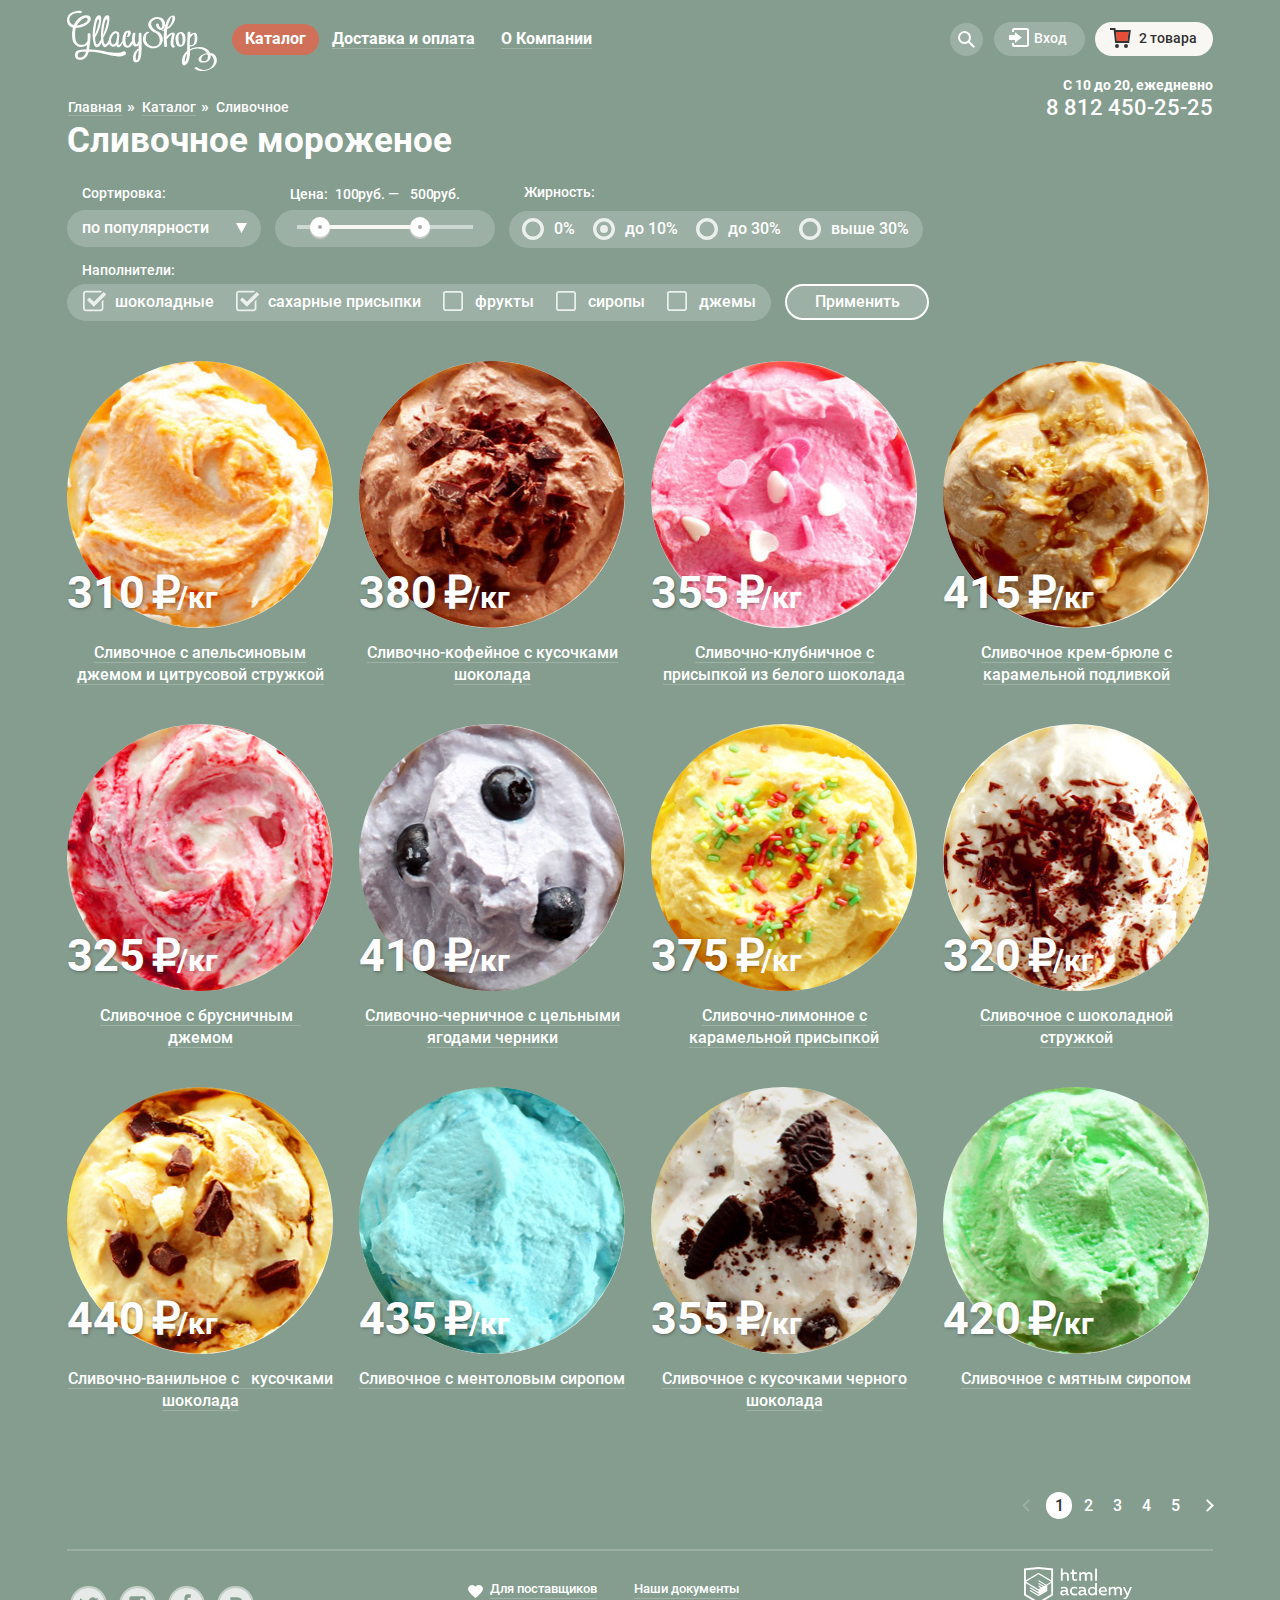
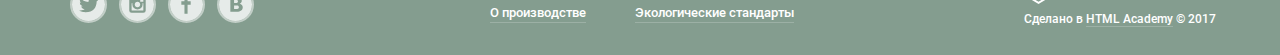
<file: catalog.html>
<!DOCTYPE html>
<html lang="ru">
  <head>
    <meta charset="utf-8">
    <title>Сливочное мороженное</title>
    <link href="css/normalize.css" rel="stylesheet">
    <link href="css/style.min.css" rel="stylesheet">
  </head>
  <body>
    <div class="site-wrapper-catalog">
      <header class="main-header container">
        <div class="main-header-wrapper">
          <nav class="main-navigation">
            <a class="main-logo" href="index.html">
              <img src="img/logo.svg" width="150" height="65" alt="Логотип Глейси">
            </a>
            <ul class="nav-list">
              <li class="nav-item link-active">
                <a class="nav-item-link" href="#">Каталог</a>
                <div class="nav-catalog-list-wrapper">
                  <ul class="nav-catalog-list">
                    <li class="nav-catalog-item">
                      <a class="nav-catalog-link" href="#"><b>Новинки</b></a>
                    </li>
                    <li class="nav-catalog-item catalog-item-active">
                      <a  class="nav-catalog-link" href="catalog.html">Сливочное</a>
                    </li>
                    <li class="nav-catalog-item">
                      <a class="nav-catalog-link" href="#">Щербеты</a>
                    </li>
                    <li class="nav-catalog-item">
                      <a class="nav-catalog-link" href="#">Фруктовый лед</a>
                    </li>
                    <li class="nav-catalog-item">
                      <a class="nav-catalog-link" href="#">Мелорин</a>
                    </li>
                  </ul>
                </div>
              </li>
              <li class="nav-item">
                <a class="nav-item-link" href="delivery.html">Доставка и оплата</a>
              </li>
              <li class="nav-item">
                <a class="nav-item-link" href="about.html">О Компании</a>
              </li>
            </ul>
          </nav>

          <div class="user-nav-wrapper">
            <div class="button-search-list">
              <a href="#" class="button-search">
                <span class="visually-hidden">Кнопка поиска по сайту</span>
              </a>
              <div class="search-form-wrapper">
                <form class="search-form" action="https://echo.htmlacademy.ru" method="get">
                  <input type="text" name="search-form" placeholder="Что ищем?">
                  <button class="visually-hidden" type="submit">Найти</button>
                </form>
              </div>
            </div>

            <div class="login-form-list">
              <a href="#" class="button-login">
                Вход
              </a>
              <div class="login-form-wrapper">
                <form class="login-form" action="https://echo.htmlacademy.ru" method="post">
                  <input type="text" name="email" placeholder="Электронная почта" required>
                  <input type="text" name="password" placeholder="Пароль" required>
                  <button class="button-form-search" type="submit">Войти</button>
                    <div class="login-form-registration">
                      <a href="#">Забыли пароль?</a>
                      <a href="#">Новая регистрация</a>
                    </div>
                </form>
              </div> 
            </div>

            <div class="button-buy-wrapper">
              <a href="#" class="button-buy current">2 товара</a>
              <div class="buy-active-wrapper">
                <ul class="buy-list">
                  <li class="buy-item">
                    <button class="buy-button-remove" type="button"><span class="visually-hidden">Убрать из корзины</span></button>
                    <img class="buy-img" src="img/icecream-small-1.jpg" width="33" height="33" alt="Пломбир с апельсиновым джемом">
                    <a href="#" class="buy-description">Пломбир с апельсиновым джемом</a>
                    <p class="buy-calculator">1,5 кг x<span> 200 руб.</span></p>
                    <p class="buy-price">300 руб</p>
                  </li>
                  <li class="buy-item">
                    <button class="buy-button-remove" type="button"><span class="visually-hidden">Убрать из корзины</span></button>
                    <img class="buy-img" src="img/icecream-small-2.jpg" width="33" height="33" alt="Клубничный пломбир с присыпкой из белого шоколада">
                    <a href="#" class="buy-description">Клубничный пломбир с присыпкой из белого шоколада</a>
                    <p class="buy-calculator">1,5 кг x <span>300 руб.</span></p>
                    <p class="buy-price">450 руб</p>
                  </li>
                </ul>
                <div class="buy-item-footer">
                  <span class="buy-total-price">Итого: 750 руб.</span>
                  <a class="buy-button-order" href="#">Оформить заказ</a>
                </div>
              </div>
              
            </div>
          </div>
        </div>
          <div class="contact-info">
            <span class="contact-info-description">С 10 до 20, ежедневно</span>
            <a  class="contact-info-tel" href="tel:+7812450-25-25">8 812 450-25-25</a>
          </div>
      </header>

      <main class="container">
        <div class="breadcrumbs-wrapper container">
          <ul class="breadcrumbs">
            <li class="breadcrumbs-item"><a class="breadcrumbs-link" href="index.html">Главная</a></li>
            <li class="breadcrumbs-item"><a class="breadcrumbs-link" href="#">Каталог</a></li>
            <li  class="breadcrumbs-item"><a class="breadcrumbs-link current" href="#">Сливочное</a></li>
          </ul>
        </div>
        <h1 class="catalog-main-title">Сливочное мороженое</h1>

        <section class="filters">
          <h2 class="visually-hidden">Фильтр товаров</h2>
          <div class="filters-wrapper">
            <form class="filter-form" action="https://echo.htmlacademy.ru" method="post">
              <fieldset class="filter-form-item">
                <legend class="filter-form-title">Сортировка:</legend>
                <select class="filter-sort" name="sort">
                  <option value="pop">по популярности</option>
                  <option value="expensive">сначала недорогие</option>
                  <option value="cheap">сначала дорогие</option>
                  <option value="fats">по жирности</option>
                </select>
              </fieldset>
              <fieldset class="filter-form-item">
                <legend class="visually-hidden">Cортировка по цене:</legend>
                <div class="range-filter">
                  <div class="price-control">
                    <span class="range-price">Цена:</span>
                    <label class="min-price">
                      <input type="text" name="min-price" value="100">
                    </label>
                    <label class="max-price">
                      <input type="text" name="max-price" value="500">
                    </label>
                  </div>
                </div>
                <div class="range-controls">
                  <div class="scale">
                    <div class="bar" style="margin-left: 15%; width: 50%"></div>
                  </div>
                  <div class="toggle toggle-min"></div>
                  <div class="toggle toggle-max"></div>
                </div>
              </fieldset>
              <fieldset class="filter-form-item">
                <legend class="filter-form-title">Жирность:</legend>
                <ul class="filter-fatcontent">
                  <li class="filter-fatcontent-item">
                    <input type="radio" name="fatcontent" value="low" id="low-fat" class="visually-hidden filter-input-radio">
                    <label tabindex="0" for="low-fat">0%</label>
                  </li>
                  <li class="filter-fatcontent-item">
                    <input type="radio" name="fatcontent" value="medium" id="medium-fat" class="visually-hidden filter-input-radio" checked>
                    <label tabindex="0" for="medium-fat">до 10%</label>
                  </li>
                  <li class="filter-fatcontent-item">
                    <input type="radio" name="fatcontent" value="middle" id="middle-fat" class="visually-hidden filter-input-radio">
                    <label tabindex="0" for="middle-fat">до 30%</label>
                  </li>
                  <li class="filter-fatcontent-item">
                    <input type="radio" name="fatcontent" value="hight" id="hight-fat" class="visually-hidden filter-input-radio">
                    <label tabindex="0" for="hight-fat">выше 30%</label>
                  </li>
                </ul>
              </fieldset>
              <fieldset class="filter-form-item">
                <legend class="filter-form-title">Наполнители:</legend>
                <ul class="filter-option">
                  <li class="filter-option-item">
                    <input type="checkbox" name="choco" id="choco" class="visually-hidden filter-input-checkbox" checked>
                    <label for="choco">шоколадные</label>
                  </li>
                  <li class="filter-option-item">
                    <input type="checkbox" name="sugar" id="sugar" class="visually-hidden filter-input-checkbox" checked>
                    <label tabindex="0" for="sugar">сахарные присыпки</label>
                  </li>
                  <li class="filter-option-item">
                    <input type="checkbox" name="fruits" id="fruits" class="visually-hidden filter-input-checkbox">
                    <label tabindex="0" for="fruits">фрукты</label>
                  </li>
                  <li class="filter-option-item">
                    <input type="checkbox" name="syrups" id="syrups" class="visually-hidden filter-input-checkbox">
                    <label tabindex="0" for="syrups">сиропы</label>
                  </li>
                  <li class="filter-option-item">
                    <input type="checkbox" name="jams" id="jams" class="visually-hidden filter-input-checkbox">
                    <label tabindex="0" for="jams">джемы</label>
                  </li>
                </ul>
              </fieldset>
              <button type="submit" class="filter-form-button">Применить</button>
            </form>
          </div>
        </section>

        <section>
          <h2 class="visually-hidden">Каталог сливочного мороженого</h2>
          <div class="catalog-wrapper">
            <ul class="catalog-list">
              <li class="catalog-item">
                <img class="catalog-img" src="img/icecream-1.jpg" width="267" height="267" alt="Сливочное с апельсиновым джемом и цитрусовой стружкой">
                <span class="catalog-price">310</span><span class="catalog-weight">/кг</span>
                <div class="catalog-title-wrap">
                  <a href="#" class="catalog-title">Сливочное с апельсиновым джемом и цитрусовой стружкой</a>
                </div>
                <a class="catalog-button" href="#">Быстрый просмотр</a>
              </li>
              <li class="catalog-item">
                <img class="catalog-img" src="img/icecream-2.jpg" width="267" height="267" alt="Сливочно-кофейное с кусочками шоколада">
                <span class="catalog-price">380</span><span class="catalog-weight">/кг</span>
                <div class="catalog-title-wrap">
                  <a href="#" class="catalog-title">Сливочно-кофейное с кусочками шоколада</a>
                </div>
                <a class="catalog-button" href="#">Быстрый просмотр</a>
              </li>
              <li class="catalog-item">
                <img class="catalog-img" src="img/icecream-3.jpg" width="267" height="267" alt="Сливочно-клубничное с присыпкой из белого шоколада">
                <span class="catalog-price">355</span><span class="catalog-weight">/кг</span>
                <div class="catalog-title-wrap">
                  <a href="#" class="catalog-title">Сливочно-клубничное с присыпкой из белого шоколада</a>
                </div>
                <a class="catalog-button" href="#">Быстрый просмотр</a>
              </li>
              <li class="catalog-item">
                  <img class="catalog-img" src="img/icecream-4.jpg" width="267" height="267" alt="Сливочное крем-брюле с карамельной подливкой">
                  <span class="catalog-price">415</span><span class="catalog-weight">/кг</span>
                  <div class="catalog-title-wrap">
                    <a href="#" class="catalog-title">Сливочное крем-брюле с карамельной подливкой</a>
                  </div>
                  <a class="catalog-button" href="#">Быстрый просмотр</a>
              </li>
              <li class="catalog-item">
                <img class="catalog-img" src="img/icecream-5.jpg" width="267" height="267" alt="Сливочное с брусничным джемом">
                <span class="catalog-price">325</span><span class="catalog-weight">/кг</span>
                <div class="catalog-title-wrap">
                  <a href="#" class="catalog-title">Сливочное с брусничным &nbsp; джемом</a>
                </div>
                <a class="catalog-button" href="#">Быстрый просмотр</a>
              </li>
              <li class="catalog-item">
                <img class="catalog-img" src="img/icecream-6.jpg" width="267" height="267" alt="Сливочно-черничное с цельными ягодами черники ">
                <span class="catalog-price">410</span><span class="catalog-weight">/кг</span>
                <div class="catalog-title-wrap">
                  <a href="#" class="catalog-title">Сливочно-черничное с цельными ягодами черники </a>
                </div>
                <a class="catalog-button" href="#">Быстрый просмотр</a>
              </li>
              <li class="catalog-item">
                <img class="catalog-img" src="img/icecream-7.jpg" width="267" height="267" alt="Сливочно-лимонное с карамельной присыпкой">
                <span class="catalog-price">375</span><span class="catalog-weight">/кг</span>
                <div class="catalog-title-wrap">
                  <a href="#" class="catalog-title">Сливочно-лимонное с карамельной присыпкой</a>
                </div>
                <a class="catalog-button" href="#">Быстрый просмотр</a>
              </li>
              <li class="catalog-item">
                <img class="catalog-img" src="img/icecream-8.jpg" width="267" height="267" alt="Сливочное с шоколадной стружкой">
                <span class="catalog-price">320</span><span class="catalog-weight">/кг</span>
                <div class="catalog-title-wrap">
                  <a href="#" class="catalog-title">Сливочное с шоколадной стружкой</a>
                </div>
                <a class="catalog-button" href="#">Быстрый просмотр</a>
              </li>
              <li class="catalog-item">
                <img class="catalog-img" src="img/icecream-9.jpg" width="267" height="267" alt="Сливочно-ванильное с кусочками шоколада">
                <span class="catalog-price">440</span><span class="catalog-weight">/кг</span>
                <div class="catalog-title-wrap">
                  <a href="#" class="catalog-title">Сливочно-ванильное с &nbsp; кусочками шоколада</a>
                </div>
                <a class="catalog-button" href="#">Быстрый просмотр</a>
              </li>
              <li class="catalog-item">
                <img class="catalog-img" src="img/icecream-10.jpg" width="267" height="267" alt="Сливочноe с ментоловым сиропом">
                <span class="catalog-price">435</span><span class="catalog-weight">/кг</span>
                <div class="catalog-title-wrap">
                  <a href="#" class="catalog-title">Сливочноe с ментоловым сиропом</a>
                </div>
                <a class="catalog-button" href="#">Быстрый просмотр</a>
              </li>
              <li class="catalog-item">
                <img class="catalog-img" src="img/icecream-11.jpg" width="267" height="267" alt="Сливочное с кусочками черного шоколада">
                <span class="catalog-price">355</span><span class="catalog-weight">/кг</span>
                <div class="catalog-title-wrap">
                  <a href="#" class="catalog-title">Сливочное с кусочками черного шоколада</a>
                </div>
                <a class="catalog-button" href="#">Быстрый просмотр</a>
              </li>
              <li class="catalog-item">
                <img class="catalog-img" src="img/icecream-12.jpg" width="267" height="267" alt="Сливочное с мятным сиропом">
                <span class="catalog-price">420</span><span class="catalog-weight">/кг</span>
                <div class="catalog-title-wrap">
                  <a href="#" class="catalog-title">Сливочное с мятным сиропом</a>
                </div>
                <a class="catalog-button" href="#">Быстрый просмотр</a>
              </li>
            </ul>
          </div>
          <div class="pagination-wrapper">
            <a class="pagination-control"><span class="visually-hidden">Предыдущая страница каталога</span></a>
            <ul class="pagination-list">
              <li class="pagination-item pagination-current"><a>1</a></li>
              <li class="pagination-item"><a href="#">2</a></li>
              <li class="pagination-item"><a href="#">3</a></li>
              <li class="pagination-item"><a href="#">4</a></li>
              <li class="pagination-item"><a href="#">5</a></li>
            </ul>
            <a class="pagination-control" href="#"><span class="visually-hidden">Следующая страница каталога</span></a>
          </div>
        </section>
      </main>

      <footer class="main-footer container">
        <div class="social-button-wrapper">
          <ul class="social-list">
            <li class="social-list-item">
              <a href="#" class="social-list-logo">
                <svg xmlns="http://www.w3.org/2000/svg" width="33" height="33" viewBox="0 0 32 32" enable-background="new 0 0 32 32" xml:space="preserve">
                  <path fill="rgba(255, 255, 255, 0.8)" d="M16 0C7.164 0 0 7.164 0 16c0 8.837 7.164 16 16 16 8.837 0 16-7.163 16-16 0-8.836-7.163-16-16-16zm7.944 12.809c-.251 6.516-3.463 10.832-10.992 10.702h-.486c-.447 0-4.543-.443-5.344-1.823 2.479.19 4.247-.406 5.12-1.136-1.048-.289-2.923-.461-3.251-2.848.384.104.618.221 1.299.113-1.307-.824-2.758-1.519-2.679-3.643.311.317 1.164.518 1.46.457-.768-.233-2.149-3.244-.974-4.781 1.984 1.79 4.075 3.482 7.804 3.643.227-2.214 1.24-3.699 3.168-4.325 1.84-.479 3.255.26 3.901 1.138.737-.224 1.453-.466 2.193-.685-.004.833-.569 1.463-.935 1.709.747.165 1.423-.475 1.423-.475-.184.963-1.094 1.725-1.707 1.954z"/>
                </svg>
                <span class="visually-hidden">Twitter</span>
              </a>
            </li>
            <li class="social-list-item">
              <a href="#" class="social-list-logo">
                  <svg xmlns="http://www.w3.org/2000/svg" width="33" height="33" viewBox="0 0 32 32"><g fill="rgba(255, 255, 255, 0.8)"><path d="M20.916 16a4.938 4.938 0 1 1-9.877 0c0-.394.051-.773.138-1.14h-.897v6.838h11.396V14.86h-.897c.086.367.137.746.137 1.14z"/><path d="M15.978 18.659c1.466 0 2.659-1.193 2.659-2.659s-1.193-2.659-2.659-2.659c-1.466 0-2.659 1.193-2.659 2.659s1.192 2.659 2.659 2.659zM18.637 10.302h3.039v3.039h-3.039z"/><path d="M16 0C7.164 0 0 7.164 0 16c0 8.837 7.164 16 16 16 8.837 0 16-7.163 16-16 0-8.836-7.163-16-16-16zm7.955 21.698a2.285 2.285 0 0 1-2.279 2.279H10.279A2.285 2.285 0 0 1 8 21.698V10.302a2.286 2.286 0 0 1 2.279-2.279h11.396a2.286 2.286 0 0 1 2.279 2.279v11.396z"/></g></svg>
                  <span class="visually-hidden">Instagram</span>
                </a>
            </li>
            <li class="social-list-item">
              <a href="#" class="social-list-logo">
                <svg xmlns="http://www.w3.org/2000/svg" width="33" height="33" viewBox="0 0 32 32"><path fill="rgba(255, 255, 255, 0.8)" d="M16 0C7.164 0 0 7.163 0 16s7.164 16 16 16c8.837 0 16-7.164 16-16S24.837 0 16 0zm4.062 9.455h-3.021v3.444h3.021v3.445h-3.021v8.61H14.02v-8.61H11v-3.445h3.021V9.455c0-1.902 1.353-3.445 3.021-3.445h3.021v3.445z"/></svg>
                <span class="visually-hidden">Facebook</span>
              </a>
            </li>
            <li class="social-list-item">
              <a href="#" class="social-list-logo">
                <svg xmlns="http://www.w3.org/2000/svg" width="33" height="33" viewBox="0 0 32 32"><g fill="rgba(255, 255, 255, 0.8)"><path  d="M16.637 14.495c.402-.019.719-.082.951-.188.326-.145.54-.33.641-.559.101-.229.15-.496.15-.797 0-.232-.058-.465-.174-.697-.116-.232-.322-.405-.617-.517-.264-.1-.592-.155-.984-.165a76.242 76.242 0 0 0-1.652-.014h-.339v2.965h.565c.571 0 1.057-.009 1.459-.028zM18.118 17.084c-.282-.081-.672-.125-1.166-.132a127.97 127.97 0 0 0-1.55-.009h-.79v3.493h.264c1.014 0 1.74-.003 2.18-.009a3.2 3.2 0 0 0 1.212-.245c.377-.157.633-.364.774-.625s.214-.562.214-.9c0-.446-.088-.788-.261-1.03-.17-.241-.464-.423-.877-.543z"/><path d="M16 0C7.164 0 0 7.164 0 16c0 8.837 7.164 16 16 16 8.837 0 16-7.163 16-16 0-8.836-7.163-16-16-16zm6.602 20.531a3.73 3.73 0 0 1-1.124 1.327c-.552.415-1.161.71-1.823.886s-1.501.264-2.519.264h-6.121V8.987h5.443c1.13 0 1.957.038 2.48.113a5.126 5.126 0 0 1 1.561.5c.533.27.929.632 1.189 1.087.26.455.392.975.392 1.558 0 .678-.179 1.278-.536 1.795-.358.518-.863.92-1.517 1.208v.075c.917.182 1.642.559 2.179 1.13.537.571.807 1.325.807 2.261 0 .678-.138 1.283-.411 1.817z"/></g></svg>
                <span class="visually-hidden">Vkontakte</span>
              </a>
            </li>
          </ul>
        </div>
        <div class="about-list-wrapper">
          <ul class="about-list">
            <li class="about-list-item active"><a href="#">Для поставщиков</a></li>
            <li class="about-list-item"><a href="#">Наши документы</a></li>
            <li class="about-list-item"><a href="#">О производстве</a></li>
            <li class="about-list-item"><a href="#">Экологические стандарты</a></li>
          </ul>
        </div>
        <div class="copyright-wrapper">
          <p class="copyright">Сделано в <a href="#">HTML Academy</a> © 2017</p>
          <a class="copyright-button" href="https://htmlacademy.ru/intensive/htmlcss">
          <span class="visually-hidden">Логотип HTML Academy</span>
          </a>
        </div>
      </footer>
    </div>
  </body>
</html>
</file>
<file: css/style.min.css>
@font-face{font-family:"Roboto";src:local("Roboto Regular"),url(../fonts/roboto.woff2) format("woff2"),url(../fonts/roboto.woff) format("woff");font-weight:400;font-style:normal}@font-face{font-family:"Roboto";src:local("Roboto Bold"),url(../fonts/robotobold.woff2) format("woff2"),url(../fonts/robotobold.woff) format("woff");font-weight:700;font-style:normal}@font-face{font-family:"Roboto";src:local("Roboto Medium"),url(../fonts/robotomedium.woff2) format("woff2"),url(../fonts/robotomedium.woff) format("woff");font-weight:medium;font-style:normal}body{padding:0;margin:0 auto;font-family:"Roboto","Arial",sans-serif;line-height:1.38;font-size:16px;color:#fff;font-weight:500}a{text-decoration:none}img{max-width:100%;height:auto}.visually-hidden:not(:focus):not(:active),input[type="checkbox"].visually-hidden,input[type="radio"].visually-hidden{position:absolute;width:1px;height:1px;margin:-1px;border:0;padding:0;white-space:nowrap;clip:rect(0 0 0 0);overflow:hidden}.site-wrapper{min-width:1200px;padding:0;margin:0;background-image:url(../img/slide-1.png);background-repeat:no-repeat;background-position:top center;background-color:#849d8f;-webkit-transition:background-image 0.5s ease,background-color 0.5s ease;-o-transition:background-image 0.5s ease,background-color 0.5s ease;transition:background-image 0.5s ease,background-color 0.5s ease}.site-wrapper-catalog{background-color:#849d8f;min-width:1200px;padding:0;margin:0}.container{width:1146px;margin:0 auto;padding:0}.main-header-wrapper{display:-webkit-box;display:-ms-flexbox;display:flex;-ms-flex-wrap:wrap;flex-wrap:wrap}.main-navigation{display:-webkit-box;display:-ms-flexbox;display:flex;-webkit-box-align:center;-ms-flex-align:center;align-items:center}.main-logo{margin-top:10px;margin-right:15px}.nav-list{width:500px;display:-webkit-box;display:-ms-flexbox;display:flex;-ms-flex-wrap:wrap;flex-wrap:wrap;padding:0;margin:0;list-style:none;font-weight:700;line-height:1.13}.user-nav-wrapper{width:300px;margin-left:auto;display:-webkit-box;display:-ms-flexbox;display:flex;-webkit-box-align:center;-ms-flex-align:center;align-items:center;-ms-flex-wrap:wrap;flex-wrap:wrap;-webkit-box-pack:end;-ms-flex-pack:end;justify-content:flex-end}.nav-item{padding:6px 13px}.nav-item:first-child{position:relative}.nav-item:hover,.nav-item:focus{padding:6px 13px;border-radius:20px;background-color:#f7f6f3;color:#333}.nav-item:active{padding:6px 13px;border-radius:20px;-webkit-box-shadow:inset 0 2px 1px 0 #696969;box-shadow:inset 0 2px 1px 0 #696969;background-color:#f7f6f3}.nav-item-link{display:block;text-decoration:none;color:#fff;border-bottom:1px solid rgba(255,255,255,.2)}.nav-item:hover .nav-item-link,.nav-item:focus .nav-item-link{color:#333}.nav-item:active .nav-item-link{color:#323232;border-bottom:none}.link-active{background-color:#d07058;border-bottom:none;border-radius:20px}.link-active .nav-item-link{border:none}.search-item{position:relative}.button-search{display:block;position:relative;width:33px;height:33px;background-color:rgba(255,255,255,.2);border-radius:50px;margin-right:5px}.button-search::before{content:"";position:absolute;left:8px;top:8px;width:17px;height:17px;background-image:url(../img/loupe.svg)}.button-search:hover::before,.button-search:focus::before{background-image:url('data:image/svg+xml,%3Csvg xmlns="http://www.w3.org/2000/svg" xmlns:xlink="http://www.w3.org/1999/xlink" width="17" height="17" viewBox="0 0 17 17"%3E%3Cpath fill="333333" d="M16.958 15.527L11.75 10.32A6.455 6.455 0 0 0 13 6.5 6.5 6.5 0 1 0 6.5 13a6.465 6.465 0 0 0 3.839-1.263l5.205 5.204 1.414-1.414zM6.5 11C4.019 11 2 8.981 2 6.5S4.019 2 6.5 2 11 4.019 11 6.5 8.981 11 6.5 11z"/%3E%3C/svg%3E')}.button-search:hover,.button-search:focus{color:#323232;background-color:#f8f7f4}.button-search-list{position:relative}.button-search-list:hover .search-form-wrapper{display:block}.button-login{-webkit-box-sizing:border-box;box-sizing:border-box;display:block;position:relative;padding:9px 18px 9px 40px;background-color:rgba(255,255,255,.2);border-radius:20px;font-size:14px;line-height:1.14;margin-right:5px;margin-left:6px;color:#fff}.button-login::before{content:"";position:absolute;top:6px;left:15px;width:21px;height:19px;background-image:url(../img/entrance.svg)}.button-login:hover::before,.button-login:focus::before{background-image:url("data:image/svg+xml,%3Csvg xmlns='http://www.w3.org/2000/svg' xmlns:xlink='http://www.w3.org/1999/xlink' width='21' height='19' viewBox='0 0 21 19'%3E%3Cg fill='%23000'%3E%3Cpath d='M6 14.875L12.917 9.5 6 4.125v2.917H-.042v4.917H6z'/%3E%3Cpath d='M18 0H5C3.9 0 3 .9 3 2v2h2V2h13v15H5v-2H3v2c0 1.1.9 2 2 2h13c1.1 0 2-.9 2-2V2c0-1.1-.9-2-2-2z'/%3E%3C/g%3E%3C/svg%3E%0A")}.login-form-list:hover .login-form-wrapper{display:block}.button-login:hover,.button-login:focus{color:#323232;background-color:#f8f7f4}.button-buy{display:block;position:relative;padding:9px 16px 9px 44px;background-color:rgba(255,255,255,.2);border-radius:20px;color:#fff;font-size:14px;line-height:1.14;margin-left:5px}.button-buy::before{content:"";position:absolute;width:21px;height:20px;left:15px;top:6px;background-image:url(../img/basket.svg)}.button-buy:hover::before,.button-buy:focus::before{background-image:url("data:image/svg+xml,%3Csvg xmlns='http://www.w3.org/2000/svg' width='21' height='20' viewBox='0 0 21 20'%3E%3Cg fill='333333'%3E%3Cpath d='M5.657 2.031L5.422 0H0v2h3.64l1.5 13h13.988l1.699-12.969H5.657zM17.372 13H6.922L5.888 4.031h12.66L17.372 13z'/%3E%3Ccircle fill='333333' cx='6.984' cy='18' r='2'/%3E%3Ccircle fill='33333' cx='15.984' cy='18' r='2'/%3E%3C/g%3E%3C/svg%3E%0A")}.button-buy:hover,.button-buy:focus{color:#323232;background-color:#f8f7f4}.button-buy.current{background-color:#f8f7f4;color:#323232}.button-buy.current::before{content:"";position:absolute;width:21px;height:20px;left:15px;top:6px;background-image:url(../img/basket-red.svg)}.contact-info{display:-webkit-box;display:-ms-flexbox;display:flex;-webkit-box-orient:vertical;-webkit-box-direction:normal;-ms-flex-direction:column;flex-direction:column;-webkit-box-align:end;-ms-flex-align:end;align-items:flex-end}.contact-info-description{text-align:left;font-size:14px;font-weight:700;line-height:1.14;margin-bottom:2px}.contact-info-tel{display:block;text-align:left;color:#fff;font-size:22px;line-height:1.09;letter-spacing:normal}.nav-catalog-list-wrapper{display:none;position:absolute;left:-6px;top:35px;z-index:2}.nav-item:hover .nav-catalog-list-wrapper,.nav-item:active .nav-catalog-list-wrapper{display:block}.nav-catalog-list{width:140px;background-color:#fff;-webkit-box-sizing:border-box;box-sizing:border-box;list-style:none;-webkit-box-shadow:0 20px 20px 0 rgba(0,0,0,.4);box-shadow:0 20px 20px 0 rgba(0,0,0,.4);border-radius:5px;padding:0;margin:0}.nav-catalog-item{padding:10px 15px 10px 18px}.nav-catalog-link{display:block;color:#323232;font-size:14px;text-decoration:none;font-weight:500;line-height:1.14}.nav-catalog-item:first-child{position:relative}.nav-catalog-item:first-child::before{position:absolute;content:"";bottom:0;left:5px;display:block;width:130px;height:1px;background-color:#333;opacity:.2}.nav-catalog-item:first-child:hover{border-top-left-radius:5px;border-top-right-radius:5px}.nav-catalog-item:last-child:hover{border-bottom-left-radius:5px;border-bottom-right-radius:5px}.nav-catalog-item:hover::before,.nav-catalog-item:focus::before,.nav-catalog-item:active::before{display:none}.nav-catalog-item:hover,.nav-catalog-item:focus{background-color:#fbded7}.nav-catalog-item:active{background-color:#f6b5a5}.catalog-item-active{background-color:#d07058}.catalog-item-active .nav-catalog-link{color:#fff}.login-form-list{position:relative}.login-form-wrapper{position:absolute;top:35px;right:0;display:none;z-index:2}.login-item:hover .login-form-wrapper,.login-item:focus .login-form-wrapper{display:block}.login-form{width:237px;display:-webkit-box;display:-ms-flexbox;display:flex;-ms-flex-wrap:wrap;flex-wrap:wrap;padding:20px;background-color:#f8f7f4;border-radius:5px;-webkit-box-shadow:0 20px 20px 0 rgba(0,0,0,.4);box-shadow:0 20px 20px 0 rgba(0,0,0,.4)}.login-form input{box-sizing:border-box;-webkit-box-sizing:border-box;width:241px;padding:13px 46px 13px 10px;margin-bottom:22px;border-radius:5px;-webkit-box-shadow:inset 0 0 0 1px rgba(178,178,178,.52);box-shadow:inset 0 0 0 1px rgba(178,178,178,.52);border:none;z-index:2}.login-form input:placeholder{font:inherit;font-size:14px}.button-form-search{margin-top:-4px;border:none;border-radius:20px;padding:12px 24px;color:#fff;background-color:#f26843;font-size:18px;-webkit-box-shadow:0 2px 2px rgba(172,16,0,.64);box-shadow:0 2px 2px rgba(172,16,0,.64);text-shadow:0 2px 5px rgba(160,32,11,.76)}.button-form-search:hover,.button-form-search:focus{-webkit-box-shadow:0 2px 2px rgba(172,16,0,1);box-shadow:0 2px 2px rgba(172,16,0,1);background-color:#f27f65}.button-form-search:active{background-color:#d94a34;-webkit-box-shadow:inset 0 2px 2px 0 #942718;box-shadow:inset 0 2px 2px 0 #942718}.login-form input:hover,.login-form input:focus{-webkit-box-shadow:inset 0 0 0 2px rgba(154,154,154,.52);box-shadow:inset 0 0 0 2px rgba(154,154,154,.52);border-radius:5px}.login-form input:active{-webkit-box-shadow:inset 0 0 0 2px rgba(46,136,228,.52);box-shadow:inset 0 0 0 2px rgba(46,136,228,.52)}.login-form-registration{display:-webkit-box;display:-ms-flexbox;display:flex;-webkit-box-orient:vertical;-webkit-box-direction:normal;-ms-flex-direction:column;flex-direction:column;margin-left:auto;background-color:#f8f7f4}.login-form-registration a{text-decoration:none;font-size:13px;color:#323232;border-bottom:1px solid #323232;margin-bottom:2px}.login-form-registration a:hover,.login-form-registration a:focus{color:#ffbc9e;border-bottom:1px solid #ffbc9e;background-color:#f8f7f4}.search-form-wrapper{display:none;position:absolute;top:35px;right:0;z-index:2}.search-item:hover .search-form-wrapper,.search-item:focus .search-form-wrapper{display:block}.search-form{display:block;width:310px;padding:22px 15px;background-color:#f8f7f4;border-radius:5px;-webkit-box-shadow:0 20px 20px 0 rgba(0,0,0,.4);box-shadow:0 20px 20px 0 rgba(0,0,0,.4)}.search-form input{box-sizing:border-box;-webkit-box-sizing:border-box;width:311px;padding:11px 110px 11px 15px;border-radius:5px;border:none;-webkit-box-shadow:inset 0 0 0 1px rgba(178,178,178,.52);box-shadow:inset 0 0 0 1px rgba(178,178,178,.52)}.search-form input:hover,.search-form input:focus{-webkit-box-shadow:inset 0 0 0 2px rgba(154,154,154,.52);box-shadow:inset 0 0 0 2px rgba(154,154,154,.52);border-radius:5px}.search-form input:active{-webkit-box-shadow:inset 0 0 0 2px rgba(46,136,228,.52);box-shadow:inset 0 0 0 2px rgba(46,136,228,.52)}.search-form input:placeholder{font:inherit;font-size:14px;line-height:1.71;font-weight:100;letter-spacing:normal}.button-buy-wrapper{position:relative}.button-buy-wrapper:hover .buy-active-wrapper{display:block}.buy-active-wrapper{display:none;top:39px;right:0;position:absolute;background-color:#f8f7f4;border-radius:5px;-webkit-box-shadow:0 20px 20px 0 rgba(0,0,0,.4);box-shadow:0 20px 20px 0 rgba(0,0,0,.4);z-index:3}.buy-list{display:-webkit-box;display:-ms-flexbox;display:flex;-webkit-box-orient:vertical;-webkit-box-direction:normal;-ms-flex-direction:column;flex-direction:column;list-style:none;padding:0;margin:0;position:relative}.buy-item{width:490px;display:-webkit-box;display:-ms-flexbox;display:flex;-webkit-box-align:center;-ms-flex-align:center;align-items:center;padding:0 25px 0 22px}.buy-item:first-child{padding-top:11px;margin-bottom:20px}.buy-item:last-child{margin-bottom:10px}.buy-img{margin-top:9px;margin-right:9px;border-radius:50%;width:33px;height:33px}.buy-description{width:250px;text-decoration:none;font-size:13px;line-height:1.23;color:#323232;padding-right:25px}.buy-calculator{width:120px;color:#323232;font-size:13px}.buy-calculator span{color:#999}.buy-price{margin-left:auto;width:60px;font-size:13px;color:#323232}.buy-button-remove{position:relative;border:none;width:15px;height:15px;margin-right:7px;background-color:#f8f7f4}.buy-button-remove::after,.buy-button-remove::before{content:"";display:block;position:absolute;top:6px;right:0;width:15px;height:1px;background-color:#323232}.buy-button-remove::after{-webkit-transform:rotate(45deg);-ms-transform:rotate(45deg);transform:rotate(45deg)}.buy-button-remove::before{-webkit-transform:rotate(-45deg);-ms-transform:rotate(-45deg);transform:rotate(-45deg)}.buy-item-footer{padding:17px 2px;display:-webkit-box;display:-ms-flexbox;display:flex;-webkit-box-align:end;-ms-flex-align:end;align-items:flex-end;-webkit-box-orient:vertical;-webkit-box-direction:normal;-ms-flex-direction:column;flex-direction:column;border-top:1px solid #cacac7;margin:0 15px}.buy-total-price{font-size:15px;color:#323232;font-weight:700;margin-bottom:10px}.buy-button-order{font-size:18px;color:#fefefe;padding:13px 15px;background-color:#e74a35;-webkit-box-shadow:0 1px 2px 0 #ac1000;box-shadow:0 1px 2px 0 #ac1000;border-radius:25px}.buy-button-order:hover,.buy-button-order:focus{-webkit-box-shadow:0 2px 2px 0 #ac1000;box-shadow:0 2px 2px 0 #ac1000;background-color:#f27f65}.buy-button-order:active{background-color:#d94a34;-webkit-box-shadow:inset 0 2px 2px 0 #942718;box-shadow:inset 0 2px 2px 0 #942718}.site-wrapper::before,.site-wrapper::after{content:"";visibility:hidden}.site-wrapper::before{background-image:url(../img/slide-1.png)}.site-wrapper::after{background-image:url(../img/slide-3.png)}.slider{position:relative;padding-top:321px;text-align:center;color:#fff}.slider-list{margin:0;padding:0;list-style:none}.slide-title{width:700px;margin:0 auto;margin-top:-48px;margin-bottom:34px;font-size:60px;line-height:60px;font-weight:800}.button{display:inline-block;padding:12px 44px;font-weight:600;font-size:31px;line-height:41px;text-align:center;color:#fff;vertical-align:top;text-decoration:none;text-shadow:0 2px 5px rgba(160,32,11,.76);background:#f26843;background:-webkit-gradient(linear,left top,left bottom,from(#f26843),to(#e74a35));background:-webkit-linear-gradient(top,#f26843 0%,#e74a35 100%);background:-o-linear-gradient(top,#f26843 0%,#e74a35 100%);background:linear-gradient(to bottom,#f26843 0%,#e74a35 100%);border-radius:50px;-webkit-box-shadow:0 2px 2px rgba(172,16,0,.64);box-shadow:0 2px 2px rgba(172,16,0,.64);border:none;cursor:pointer;margin-bottom:39px}.button:hover{background:-webkit-gradient(linear,left top,left bottom,from(#f58669),to(#ec6f5e));background:-webkit-linear-gradient(top,#f58669 0%,#ec6f5e 100%);background:-o-linear-gradient(top,#f58669 0%,#ec6f5e 100%);background:linear-gradient(to bottom,#f58669 0%,#ec6f5e 100%);-webkit-box-shadow:0 2px 2px rgba(172,16,0,1);box-shadow:0 2px 2px rgba(172,16,0,1)}.button:active{background:-webkit-gradient(linear,left top,left bottom,from(#d84732),to(#e1613e));background:-webkit-linear-gradient(top,#d84732 0%,#e1613e 100%);background:-o-linear-gradient(top,#d84732 0%,#e1613e 100%);background:linear-gradient(to bottom,#d84732 0%,#e1613e 100%);-webkit-box-shadow:inset 0 2px 2px rgba(172,16,0,1);box-shadow:inset 0 2px 2px rgba(172,16,0,1)}.slider-controls label{display:inline-block;width:17px;height:17px;margin-right:8px;vertical-align:top;background-color:transparent;border:2px solid #fff;border-radius:50%;cursor:pointer}.slider-controls{position:absolute;bottom:62px;left:0;z-index:20;font-size:0}.slide{display:none}#product-1:checked~.site-wrapper #slide1,#product-2:checked~.site-wrapper #slide2,#product-3:checked~.site-wrapper #slide3{display:block}#product-1:checked~.site-wrapper label[for="product-1"],#product-2:checked~.site-wrapper label[for="product-2"],#product-3:checked~.site-wrapper label[for="product-3"]{background-color:#fff}#product-1:checked~.site-wrapper{background-color:#849d8f;background-image:url(../img/slide-1.png)}#product-2:checked~.site-wrapper{background-color:#8996a6;background-image:url(../img/slide-2.png)}#product-3:checked~.site-wrapper{background-color:#9d8b84;background-image:url(../img/slide-3.png)}.catalog-main-title{margin-top:0;margin-bottom:20px}.breadcrumbs-wrapper{margin-left:1px;margin-top:-22px;z-index:-1}.breadcrumbs{display:-webkit-box;display:-ms-flexbox;display:flex;list-style:none;line-height:1.14;margin:0;padding:0}.breadcrumbs-item{position:relative}.breadcrumbs-link{margin-right:20px;font-size:14px;color:#fff;border-bottom:1px solid rgba(255,255,255,.2)}.breadcrumbs-item::before,.breadcrumbs-item::before{content:"»";position:absolute;right:0;width:15px;height:13px}.breadcrumbs-item:last-child::before{display:none}.breadcrumbs-link:hover,.breadcrumbs-link:focus{color:#ffbc9e}.breadcrumbs-link.current{border-bottom:none}.filter-form{background-color:#849d8f;display:-webkit-box;display:-ms-flexbox;display:flex;-ms-flex-wrap:wrap;flex-wrap:wrap;-webkit-box-align:center;-ms-flex-align:center;align-items:center;margin-bottom:25px}.filter-form-title{margin-left:15px;font-size:14px;line-height:1.14}.filter-form-item{border:none;margin:0;padding:0;margin-right:14px;margin-bottom:15px}.filter-sort{width:194px;height:37px;margin-top:8px;padding:0 15px;color:#fff;font:inherit;line-height:1.13;-webkit-box-sizing:border-box;box-sizing:border-box;-webkit-appearance:none;-moz-appearance:none;appearance:none;border:none;background-color:rgba(255,255,255,.2);border-radius:20px;background-image:url(../img/select-icon.png);;background-size:11px 10px;background-repeat:no-repeat;background-position:169px 13px}.filter-sort:hover,.filter-sort:focus{background-color:#fff;color:#323232;background-image:url(../img/select-icon-hover.png);background-size:12px 10px}.filter-sort option{font:inherit;color:#323232;font-size:14px;line-height:1.14;padding:0 20px}.range-filter{width:220px}.range-controls{height:22px;position:relative;background-color:rgba(255,255,255,.2);border-radius:25px;margin-top:6px;padding-top:17px;padding:15px 22px 0 22px}.range-controls .scale{height:4px;background-color:rgba(255,255,255,.5)}.range-controls .bar{width:70%;height:4px;background-color:#f8f7f4}.range-controls .toggle{position:absolute;top:7px;width:4px;height:4px;padding:0;border:8px solid #fff;background-color:#ababab;border-radius:50%;-webkit-box-shadow:0 2px 1px 0 #cfcfcf;box-shadow:0 2px 1px 0 #cfcfcf;cursor:pointer}.range-controls .toggle-min{left:35px}.range-controls .toggle-max{left:135px}.price-control{font-size:0;display:-webkit-box;display:-ms-flexbox;display:flex;position:relative}.range-price{font-size:14px;margin-left:15px;margin-right:5px}.price-control input{border:0;background-color:#849d8f;color:#fff;font:inherit;font-weight:500;line-height:1.14;width:25px;margin-right:46px;border:none}.min-price::after{content:"руб. —";position:absolute;top:0;left:25px}.max-price::after{content:"руб.";position:absolute;top:0;left:25px}.price-control label{font-size:14px;position:relative}.filter-fatcontent{height:37px;display:-webkit-box;display:-ms-flexbox;display:flex;-webkit-box-align:center;-ms-flex-align:center;align-items:center;-webkit-box-pack:justify;-ms-flex-pack:justify;justify-content:space-between;list-style:none;padding:0 14px 0 45px;margin:0;margin-top:10px;background-color:rgba(255,255,255,.2);border-radius:25px;position:relative}.filter-fatcontent-item{position:relative;margin-right:50px}.filter-fatcontent-item:last-child{margin-right:0}.filter-fatcontent-item label{font:inherit;font-size:16px;font-weight:500;line-height:1.13;display:inline-block;vertical-align:center}.filter-input-radio + label::before{content:"";position:absolute;top:0;left:-32px;display:block;width:22px;height:22px;background-image:url(../img/radio-off.svg);background-size:22px 22px;opacity:.8}.filter-input-radio:checked + label::before{content:"";position:absolute;width:22px;height:22px;background-image:url(../img/radio-on.svg);opacity:.8}.filter-input-radio:hover + label::before,.filter-input-radio:hover:checked + label::before,.filter-input-radio:focus + label::before,.filter-input-radio:focus:checked + label::before{opacity:1}.filter-input-radio:disabled + label::before,.filter-input-radio:disabled:checked + label::before{opacity:.4}.filter-option{height:37px;display:-webkit-box;display:-ms-flexbox;display:flex;-webkit-box-pack:justify;-ms-flex-pack:justify;justify-content:space-between;-webkit-box-align:center;-ms-flex-align:center;align-items:center;list-style:none;margin:0;margin-top:5px;padding:0 15px 0 48px;background-color:rgba(255,255,255,.2);border-radius:25px}.filter-option-item{position:relative;margin-right:54px}.filter-option-item:last-child{margin-right:0}.filter-option-item label{font:inherit;font-size:16px;font-weight:500;line-height:1.13}.filter-input-checkbox + label:before{content:"";position:absolute;display:block;left:-32px;width:20px;height:20px;background-image:url(../img/checkbox-off.svg);background-size:20px 20px;opacity:.8}.filter-input-checkbox:checked + label:before{content:"";position:absolute;display:block;left:-32px;top:-2px;width:24px;height:24px;background-image:url(../img/checkbox-on.svg);background-size:24px 24px;opacity:.8}.filter-input-checkbox:hover + label::before,.filter-input-checkbox:hover:checked + label::before,.filter-input-checkbox:focus + label::before,.filter-input-checkbox:focus:checked + label::before{opacity:1}.filter-input-checkbox:disabled + label::before,.filter-input-checkbox:disabled:checked + label::before{opacity:.4}.filter-form-button{border:none;color:#fff;line-height:1.13;font-size:16px;font:inherit;background-color:rgba(255,255,255,.2);padding:5px 27px 5px 28px;border:2px solid #fff;border-radius:25px;margin-top:5px}.filter-form-button:hover,.filter-form-button:focus{background-color:rgba(255,255,255,1);border:none;padding:7px 29px 7px 30px;color:#323232}.filter-form-button:active{background-color:#ededed;border:none;padding:7px 29px 7px 30px;color:#323232;-webkit-box-shadow:inset 0 2px 1px 0 #696969;box-shadow:inset 0 2px 1px 0 #696969}.catalog-wrapper{margin-bottom:42px}.catalog-main-title{font-size:35px;font-weight:700}.catalog-list{-webkit-box-sizing:border-box;box-sizing:border-box;width:1146px;display:-webkit-box;display:-ms-flexbox;display:flex;-ms-flex-wrap:wrap;flex-wrap:wrap;padding:0;margin:0;list-style:none}.catalog-item{margin-bottom:38px;margin-right:26px;width:266px;position:relative}.catalog-item:nth-child(4n){margin-right:0}.catalog-item:hover,.catalog-item:focus{z-index:2}.catalog-item:hover::before,.catalog-item:focus::before{content:"";display:block;position:absolute;left:-13px;top:-8px;width:293px;min-height:127%;background-color:rgba(255,255,255,.4);border-radius:5px;z-index:-1}.catalog-item:hover .catalog-button,.catalog-item:focus .catalog-button{position:absolute;display:block;text-align:center;left:0;right:0;bottom:-53px;padding:10px;margin:0 33px}.catalog-img{display:block;border-radius:90%;margin-bottom:14px;width:267px;height:267px}.catalog-title-wrap{text-align:center}.catalog-title{line-height:1.38;text-decoration:none;color:#fff;font-size:16px;font-weight:500;text-align:center;border-bottom:1px solid rgba(255,255,255,.2)}.catalog-title:hover,.catalog-title:focus{color:#ffbc9e;border-bottom:1px solid #ffbc9e}.catalog-title:active{color:#ffbc9e;border-bottom:1px solid #ffbc9e}.catalog-price{font-size:45px;text-shadow:.5px .9px 3px rgba(49,50,53,.5);line-height:1;font-weight:700;position:absolute;top:209px;left:0;}.catalog-price::after{content:"₽";margin-left:7px}.catalog-weight{font-size:30px;line-height:1.5;font-weight:700;position:absolute;top:214px;left:110px}.catalog-button{display:none;position:relative;color:#fff;font-size:18px;font-weight:700;text-decoration:none;line-height:1.33;border-radius:20px;background-color:#e74a35;-webkit-box-shadow:0 1px 2px 0 #ac1000;box-shadow:0 1px 2px 0 #ac1000;text-align:center}.catalog-button:hover,.catalog-button:focus{-webkit-box-shadow:0 2px 2px 0 #ac1000;box-shadow:0 2px 2px 0 #ac1000;background-color:#f27f65}.catalog-button:active{background-color:#d94a34;-webkit-box-shadow:inset 0 2px 2px 0 #942718;box-shadow:inset 0 2px 2px 0 #942718}.pagination-wrapper{-webkit-box-pack:end;-ms-flex-pack:end;justify-content:flex-end;display:-webkit-box;display:-ms-flexbox;display:flex;padding-right:25px;padding-bottom:30px;border-bottom:2px solid rgba(255,255,255,.2)}.pagination-list{display:-webkit-box;display:-ms-flexbox;display:flex;-webkit-box-pack:end;-ms-flex-pack:end;justify-content:flex-end;list-style:none;padding:0;margin:0}.pagination-item{-webkit-box-sizing:border-box;box-sizing:border-box;min-width:26px;max-width:44px;height:27px;text-align:center;border-radius:50px;padding:3px 8px 8px 8px;margin-left:3px;cursor:pointer}.pagination-item a{display:block;font-size:16px;cursor:pointer;text-decoration:none;color:#fff}.pagination-item:hover,.pagination-item:focus{background-color:rgba(255,255,255,.2)}.pagination-item a:hover,.pagination-item a:focus{color:#fff}.pagination-item:active{background-color:rgba(255,255,255,1)}.pagination-item a:active{color:#323232}.pagination-current{background-color:#fff}.pagination-current a{color:#323232}.pagination-control{display:block;position:relative}.pagination-control:first-child::after{content:"";position:absolute;display:block;width:7px;height:7px;right:10px;bottom:9px;border:2px solid rgba(255,255,255,.2);border-right:none;border-bottom:none;-webkit-transform:rotate(-45deg);-ms-transform:rotate(-45deg);transform:rotate(-45deg)}.pagination-control:last-child::after{content:"";position:absolute;display:block;width:7px;height:7px;left:15px;bottom:9px;border:2px solid rgba(255,255,255,1);border-right:none;border-bottom:none;-webkit-transform:rotate(135deg);-ms-transform:rotate(135deg);transform:rotate(135deg)}.promo{padding:0 27px}.promo-list{display:-webkit-box;display:-ms-flexbox;display:flex;-webkit-box-pack:justify;-ms-flex-pack:justify;justify-content:space-between;-ms-flex-wrap:wrap;flex-wrap:wrap;list-style:none;padding:0;margin:0;border-radius:15px}.promo-list-item{display:-webkit-box;display:-ms-flexbox;display:flex;-webkit-box-orient:vertical;-webkit-box-direction:normal;-ms-flex-direction:column;flex-direction:column;padding:16px 20px 22px 20px;width:560px;-webkit-box-sizing:border-box;box-sizing:border-box;border-radius:15px;margin-bottom:40px}.promo-title{margin:0;margin-bottom:15px;font-size:35px;font-weight:700;line-height:1.17}.promo-description{margin:0;margin-bottom:48px;font-size:18px;line-height:1.22;white-space:pre-wrap}.promo-button{font-size:18px;-ms-flex-item-align:end;align-self:flex-end;display:inline-block;vertical-align:right;text-decoration:none;color:#fff;padding:10px 22px;-webkit-box-shadow:0 2px 2px 0 rgba(172,16,0,.64);box-shadow:0 2px 2px 0 rgba(172,16,0,.64);border-radius:30px;margin-bottom:2px;text-shadow:0 2px 5px rgba(160,32,11,.76);background:#f26843;background:-webkit-gradient(linear,left top,left bottom,from(#f26843),to(#e74a35));background:-webkit-linear-gradient(top,#f26843 0%,#e74a35 100%);background:-o-linear-gradient(top,#f26843 0%,#e74a35 100%);background:linear-gradient(to bottom,#f26843 0%,#e74a35 100%);border:none}.promo-button:hover{background:-webkit-gradient(linear,left top,left bottom,from(#f58669),to(#ec6f5e));background:-webkit-linear-gradient(top,#f58669 0%,#ec6f5e 100%);background:-o-linear-gradient(top,#f58669 0%,#ec6f5e 100%);background:linear-gradient(to bottom,#f58669 0%,#ec6f5e 100%);-webkit-box-shadow:0 2px 2px rgba(172,16,0,1);box-shadow:0 2px 2px rgba(172,16,0,1)}.promo-button:active{background:-webkit-gradient(linear,left top,left bottom,from(#d84732),to(#e1613e));background:-webkit-linear-gradient(top,#d84732 0%,#e1613e 100%);background:-o-linear-gradient(top,#d84732 0%,#e1613e 100%);background:linear-gradient(to bottom,#d84732 0%,#e1613e 100%);-webkit-box-shadow:inset 0 2px 2px rgba(172,16,0,1);box-shadow:inset 0 2px 2px rgba(172,16,0,1)}.raspberries{background-image:url(../img/bg-razz.jpg);background-size:560px 229px;background-color:#ba0534}.сhocolate{background-image:url(../img/bg-chocolate.jpg);background-size:560px 229px;background-color:#6f4637}.product{width:1146px;margin:auto}.product-list{display:-webkit-box;display:-ms-flexbox;display:flex;-ms-flex-wrap:wrap;flex-wrap:wrap;list-style:none;padding:0;margin:0}.product-list-item{padding:0;width:266px;position:relative;margin-right:26px;margin-bottom:38px}.product-list-item:nth-child(4n){margin-right:0}.product-list-item:hover{z-index:2}.product-list-item:hover::after,.product-list-item:focus::after{content:"";display:block;position:absolute;left:-13px;top:-8px;width:293px;min-height:127%;background-color:rgba(255,255,255,.4);border-radius:5px;z-index:-1}.product-img{border-radius:50%;display:block;margin-bottom:14px;width:267px;height:267px}.product-price{font-size:45px;text-shadow:.5px .9px 3px rgba(49,50,53,.5);line-height:1;font-weight:700;position:absolute;top:209px;left:0;}.product-price::after{content:"₽";margin-left:7px}.product-weight{font-size:30px;line-height:1.5;font-weight:700;position:absolute;top:214px;left:112px}.product-title-wrap{text-align:center}.product-title{line-height:1.38;text-decoration:none;color:#fff;font-size:16px;font-weight:500;text-align:center;border-bottom:1px solid rgba(255,255,255,.2)}.product-title:hover,.product-title:focus{color:#ffbc9e;border-bottom:1px solid #ffbc9e}.product-title:active{color:#ffbc9e;border-bottom:1px solid #ffbc9e}.product-button{display:none;position:relative;color:#fff;font-size:18px;font-weight:700;text-decoration:none;line-height:1.33;border-radius:20px;background-color:#e74a35;-webkit-box-shadow:0 1px 2px 0 #ac1000;box-shadow:0 1px 2px 0 #ac1000;text-align:center}.product-button:hover,.product-button:focus{-webkit-box-shadow:0 2px 2px 0 #ac1000;box-shadow:0 2px 2px 0 #ac1000;background-color:#f27f65}.product-button:active{background-color:#d94a34;-webkit-box-shadow:inset 0 2px 2px 0 #942718;box-shadow:inset 0 2px 2px 0 #942718}.product-list-item:hover .product-button{position:absolute;display:block;text-align:center;left:0;right:0;bottom:-53px;padding:10px;margin:0 33px}.product-list-item::before{content:"";position:absolute;display:block;width:61px;height:61px;background:url(../img/hit.svg) no-repeat}.main-info{margin:0 auto;margin-bottom:40px;width:1146px;border-radius:15px;background-image:url(../img/bg-info.jpg);background-repeat:repeat;background-color:#ece0c8}.main-info-title{margin:0;padding:25px 100px 0 21px;font-size:24px;text-align:left;color:#323232;font-weight:500;line-height:1.25;letter-spacing:normal;margin-bottom:20px}.main-info-list{display:-webkit-box;display:-ms-flexbox;display:flex;-ms-flex-wrap:wrap;flex-wrap:wrap;padding:0;padding-left:76px;padding-bottom:px;margin:0;line-height:1.38;list-style:none;color:#323232}.main-info-list-item{position:relative;font-size:16px;width:486px;padding-bottom:3px}.main-info-list-item:nth-child(1),.main-info-list-item:nth-child(3){margin-right:80px;margin-bottom:20px}.main-info-list-item:first-child::before{content:"";width:49px;height:49px;left:-56px;top:-15px;position:absolute;background-image:url(../img/ice-cream.svg)}.main-info-list-item:nth-child(2)::before{content:"";width:49px;height:49px;left:-56px;top:-15px;position:absolute;background-image:url(../img/cow.svg)}.main-info-list-item:nth-child(3)::before{content:"";width:49px;height:49px;position:absolute;left:-56px;top:-15px;background-image:url(../img/eco.svg)}.main-info-list-item:nth-child(4)::before{content:"";width:49px;height:49px;position:absolute;background-image:url(../img/thermometer.svg);left:-56px;top:-15px}.blog-info{margin-bottom:40px;display:-webkit-box;display:-ms-flexbox;display:flex}.blog-post{width:289px;padding:26px 254px 75px 19px;border-radius:15px;background-color:#fff;background-image:url(../img/bg-ice-cream.jpg);background-repeat:auto;background-size:562px 223px}.blog-post-title{font-size:16px;margin:0;color:#323232;margin-bottom:3px}.blog-post-link{display:block;font-size:24px;color:#323232;text-decoration:underline;text-decoration-skip-ink:none;line-height:1.25}.blog-post-link:hover,.blog-post-link:focus{color:#ffbc9e}.blog-post-link:active{color:#ffbc9e}.blog-form-wrapper{margin-left:auto;display:-webkit-box;display:-ms-flexbox;display:flex;width:560px;box-sizing:border-box;-webkit-box-sizing:border-box;border-radius:15px;background-image:url(../img/bg-blog-pattern.png);background-size:580px 224px;background-repeat:auto;padding:5px;border-radius:15px}.blog-form{width:549px;-webkit-box-sizing:border-box;box-sizing:border-box;display:-webkit-box;display:-ms-flexbox;display:flex;-ms-flex-wrap:wrap;flex-wrap:wrap;padding:29px 22px 36px 21px;background-color:#f8f7f4;border-radius:15px}.blog-description-form{min-width:510px;padding:0 8px 0 0;display:block;color:#5a5a5a;font-size:16px;margin-bottom:36px}.blog-form input{-webkit-box-sizing:border-box;box-sizing:border-box;width:368px;display:inline-block;vertical-align:center;padding:15px 160px 13px 15px;border:none;-webkit-box-shadow:inset 0 0 0 1px rgba(178,178,178,.52);box-shadow:inset 0 0 0 1px rgba(178,178,178,.52);border-radius:5px;margin-right:8px}.blog-form input:hover{-webkit-box-shadow:inset 0 0 0 2px rgba(154,154,154,.52);box-shadow:inset 0 0 0 2px rgba(154,154,154,.52)}.blog-form input:focus{-webkit-box-shadow:inset 0 0 0 2px rgba(46,136,228,.52);box-shadow:inset 0 0 0 2px rgba(46,136,228,.52)}.blog-form input:placeholder{font:inherit;font-size:16px;line-height:1.5;font-weight:500}.blog-form-button{margin-left:auto;border:none;padding:5px 18px;border-radius:30px;-webkit-box-shadow:0 2px 2px 0 rgba(172,16,0,.64);box-shadow:0 2px 2px 0 rgba(172,16,0,.64);background-color:#e74a35;font:inherit;font-size:18px;color:#fff}.blog-form-button:hover,.blog-form-button:focus{background-color:#f27f65;color:#fff;-webkit-box-shadow:0 2px 2px 0 #ac1000;box-shadow:0 2px 2px 0 #ac1000}.blog-form-button:active{background-color:#d94a34;-webkit-box-shadow:inset 0 2px 2px 0 #942718;box-shadow:inset 0 2px 2px 0 #942718}.feedback-wrapper{position:relative}.feedback{width:255px;position:absolute;top:60px;right:0;background-color:#fff;color:#323232;padding:17px 21px 30px 24px;border-radius:15px;z-index:2}.feedback-description{font-size:14px;padding:0 100px 0 0;line-height:1.43}.feedback-adress{font-size:18px;line-height:1.33;font-weight:800;margin-top:-12px}.order-info{font-size:14px;line-height:1.43}.order-info-contact{font-size:18px;font-weight:800;line-height:1.57;margin-top:-12px}.order-info-worktime{margin-top:-18px;margin-bottom:24px}.popup-open-button{display:inline-block;vertical-align:center;font-size:18px;color:#fff;text-decoration:none;padding:11px 27px;text-decoration:none;text-shadow:0 2px 5px rgba(160,32,11,.76);background:#f26843;background:-webkit-gradient(linear,left top,left bottom,from(#f26843),to(#e74a35));background:-webkit-linear-gradient(top,#f26843 0%,#e74a35 100%);background:-o-linear-gradient(top,#f26843 0%,#e74a35 100%);background:linear-gradient(to bottom,#f26843 0%,#e74a35 100%);border-radius:50px;-webkit-box-shadow:0 2px 2px rgba(172,16,0,.64);box-shadow:0 2px 2px rgba(172,16,0,.64);border:none}.popup-open-button:hover{background:-webkit-gradient(linear,left top,left bottom,from(#f58669),to(#ec6f5e));background:-webkit-linear-gradient(top,#f58669 0%,#ec6f5e 100%);background:-o-linear-gradient(top,#f58669 0%,#ec6f5e 100%);background:linear-gradient(to bottom,#f58669 0%,#ec6f5e 100%);-webkit-box-shadow:0 2px 2px rgba(172,16,0,1);box-shadow:0 2px 2px rgba(172,16,0,1)}.popup-open-button:active{background:-webkit-gradient(linear,left top,left bottom,from(#d84732),to(#e1613e));background:-webkit-linear-gradient(top,#d84732 0%,#e1613e 100%);background:-o-linear-gradient(top,#d84732 0%,#e1613e 100%);background:linear-gradient(to bottom,#d84732 0%,#e1613e 100%);-webkit-box-shadow:inset 0 2px 2px rgba(172,16,0,1);box-shadow:inset 0 2px 2px rgba(172,16,0,1)}.map{position:relative}.map-wrapper{height:432px}.map-api{width:100%;height:429px;position:absolute}.map-image{display:block;width:100%;height:430px;z-index:-1}.main-footer{padding-top:35px;padding-bottom:15px;padding-left:5px;display:-webkit-box;display:-ms-flexbox;display:flex;-webkit-box-pack:justify;-ms-flex-pack:justify;justify-content:space-between}.social-button-wrapper{margin-right:170px}.social-list{width:250px;display:-webkit-box;display:-ms-flexbox;display:flex;-ms-flex-wrap:wrap;flex-wrap:wrap;list-style:none;padding:0;margin:0}.social-list-item{margin-right:12px;display:block;width:33px;height:33px;border:2px solid rgba(255,255,255,.5);border-radius:50%}.social-list-item:hover,.social-list-item:focus{border:2px solid rgba(255,255,255,.7)}.social-list-item:active{border:2px solid rgba(255,255,255,.7)}.social-list-logo:hover path,.social-list-logo:focus path{fill:#fff}.social-list-logo:active path{fill:#e9e9e9}.about-list{width:304px;display:-webkit-box;display:-ms-flexbox;display:flex;-ms-flex-wrap:wrap;flex-wrap:wrap;-webkit-box-pack:justify;-ms-flex-pack:justify;justify-content:space-between;list-style:none;line-height:1.38;padding:0;margin:0;margin-top:-6px}.about-list-item{position:relative;margin-bottom:5px}.about-list-item:nth-child(2){padding-right:55px}.about-list-item a{display:block;font-size:13px;color:#fff;border-bottom:1px solid rgba(255,255,255,.2)}.about-list-item a:hover,.about-list-item a:focus{color:#ffbc9e;border-bottom:1px solid #ffbc9e}.about-list-item a:active{color:#ffbc9e;border-bottom:1px solid #ffbc9e}.about-list-item.active::after{content:"";width:15px;height:13px;position:absolute;left:-22px;top:5px;background-image:url(../img/heart.svg)}.copyright-wrapper{margin-top:-20px;display:-webkit-box;display:-ms-flexbox;display:flex;-webkit-box-orient:vertical;-webkit-box-direction:reverse;-ms-flex-direction:column-reverse;flex-direction:column-reverse;margin-left:auto}.copyright{margin-top:5px;font-weight:400;font-size:12px;line-height:1.5}.copyright a{color:#fff;text-decoration:none;border-bottom:1px solid rgba(255,255,255,.2)}.copyright a:hover,.copyright a:focus{color:#ffbc9e;border-bottom:1px solid #ffbc9e}.copyright a:active{color:#ffbc9e;border-bottom:1px solid #ffbc9e}.copyright-button{display:block;width:108px;height:39px;background-image:url(../img/logo-htmlacademy.svg);background-repeat:no-repeat;background-size:108px 39px}.modal-overlay{content:"";background:rgba(0,0,0,.6);position:fixed;display:none;top:0;left:0;right:0;bottom:0;z-index:30}.modal-content{display:none}.modal-overlay-show{display:block}.modal-show{display:block;-webkit-animation:bounce .6s;animation:bounce .6s}.modal-error{-webkit-animation:shake .6s;animation:shake .6s}.modal-dialog{z-index:31;position:fixed;top:120px;left:50%;margin-left:-237px;width:450px;background-color:#f8f7f4;padding:20px 25px;border-radius:10px}.modal-title{display:block;font-size:24px;font-weight:500;color:#323232;margin-bottom:24px;z-index:11}.modal-form{display:-webkit-box;display:-ms-flexbox;display:flex;-webkit-box-orient:vertical;-webkit-box-direction:normal;-ms-flex-direction:column;flex-direction:column}.input-wrapper{margin-bottom:20px}.input-wrapper input{display:block;padding:13px 70px 13px 15px;-webkit-box-sizing:border-box;box-sizing:border-box;border-radius:5px;border:none;-webkit-box-shadow:inset 0 0 0 1px rgba(178,178,178,.52);box-shadow:inset 0 0 0 1px rgba(178,178,178,.52)}.input-wrapper input:hover,.input-wrapper input:focus{-webkit-box-shadow:inset 0 0 0 2px rgba(154,154,154,.52);box-shadow:inset 0 0 0 2px rgba(154,154,154,.52);border-radius:5px}.input-wrapper input:active{-webkit-box-shadow:inset 0 0 0 2px rgba(46,136,228,.52);box-shadow:inset 0 0 0 2px rgba(46,136,228,.52)}.input-wrapper input:placeholder{font-size:16px;font:inherit}.input-wrapper textarea{width:95%;padding:15px 0 100px 17px;display:block;border:none;resize:none;-webkit-box-shadow:inset 0 0 0 1px rgba(178,178,178,.52);box-shadow:inset 0 0 0 1px rgba(178,178,178,.52)}.input-wrapper textarea:placeholder{font:inherit;font-size:16px}.input-wrapper textarea:hover,.input-wrapper textarea:focus{-webkit-box-shadow:inset 0 0 0 2px rgba(154,154,154,.52);box-shadow:inset 0 0 0 2px rgba(154,154,154,.52);border-radius:5px}.input-wrapper textarea:active{-webkit-box-shadow:inset 0 0 0 2px rgba(46,136,228,.52);box-shadow:inset 0 0 0 2px rgba(46,136,228,.52)}.modal-button{-ms-flex-item-align:end;align-self:flex-end;border:none;font-size:18px;font-weight:700;line-height:1.33;color:#fefefe;background-color:#e74a35;-webkit-box-shadow:0 1px 2px 0 #ac1000;box-shadow:0 1px 2px 0 #ac1000;border-radius:25px;padding:13px 24px}.modal-button:hover,.modal-button:focus{-webkit-box-shadow:0 2px 2px 0 #ac1000;box-shadow:0 2px 2px 0 #ac1000;background-color:#f27f65}.modal-button:active{background-color:#d94a34;-webkit-box-shadow:inset 0 2px 2px 0 #942718;box-shadow:inset 0 2px 2px 0 #942718}.modal-close{width:18px;height:18px;background-color:#f8f7f4;position:absolute;top:15px;right:25px;border:none;cursor:pointer}.modal-close::before,.modal-close::after{content:"";position:absolute;top:8px;right:-1px;width:19px;height:2px;background-color:#323232}.modal-close::before{-webkit-transform:rotate(-45deg);-ms-transform:rotate(-45deg);transform:rotate(-45deg)}.modal-close::after{-webkit-transform:rotate(45deg);-ms-transform:rotate(45deg);transform:rotate(45deg)}@-webkit-keyframes bounce{0%{-webkit-transform:translateY(-2000px);transform:translateY(-2000px)}70%{-webkit-transform:translateY(30px);transform:translateY(30px)}90%{-webkit-transform:translateY(-10px);transform:translateY(-10px)}100%{-webkit-transform:translateY(0);transform:translateY(0)}}@keyframes bounce{0%{-webkit-transform:translateY(-2000px);transform:translateY(-2000px)}70%{-webkit-transform:translateY(30px);transform:translateY(30px)}90%{-webkit-transform:translateY(-10px);transform:translateY(-10px)}100%{-webkit-transform:translateY(0);transform:translateY(0)}}@-webkit-keyframes shake{0%,100%{-webkit-transform:translateX(0);transform:translateX(0)}10%,30%,50%,70%,90%{-webkit-transform:translateX(-10px);transform:translateX(-10px)}20%,40%,60%,80%{-webkit-transform:translateX(10px);transform:translateX(10px)}}@keyframes shake{0%,100%{-webkit-transform:translateX(0);transform:translateX(0)}10%,30%,50%,70%,90%{-webkit-transform:translateX(-10px);transform:translateX(-10px)}20%,40%,60%,80%{-webkit-transform:translateX(10px);transform:translateX(10px)}}
</file>
